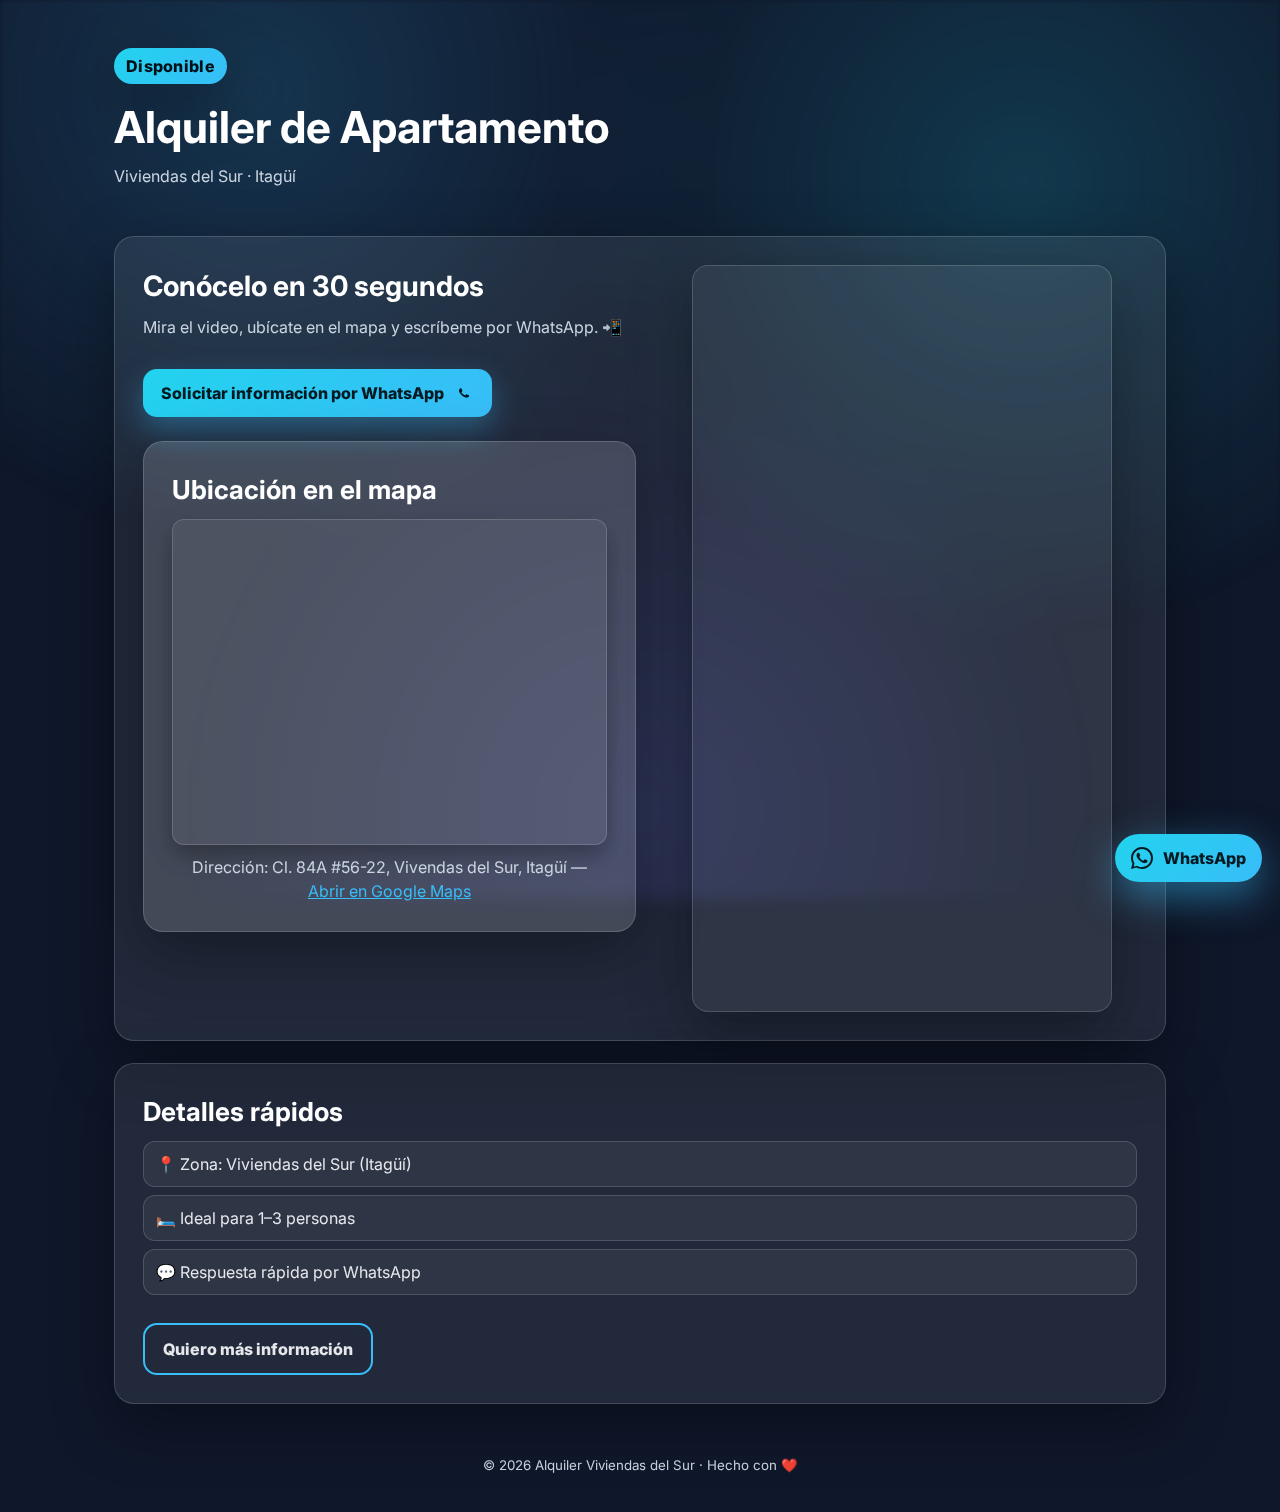
<file: index.html>
<!doctype html>
<html lang="es">

<head>
  <meta charset="utf-8" />
  <meta name="viewport" content="width=device-width, initial-scale=1" />
  <title>Alquiler · Viviendas del Sur</title>
  <meta name="description"
    content="Apartamento en alquiler en Viviendas del Sur (Itagüí). Mira el video, revisa el mapa y contáctame por WhatsApp." />
  <meta name="theme-color" content="#0ea5e9" />
  <link rel="preconnect" href="https://www.youtube.com" />
  <link rel="preconnect" href="https://i.ytimg.com" />
  <link rel="preconnect" href="https://fonts.gstatic.com" crossorigin />
  <link href="https://fonts.googleapis.com/css2?family=Inter:wght@400;600;800&display=swap" rel="stylesheet">
  <style>
    * {
      box-sizing: border-box;
    }

    html,
    body {
      height: 100%;
    }

    body {
      margin: 0;
      font-family: 'Inter', system-ui, -apple-system, Segoe UI, Roboto, Arial, sans-serif;
      color: #0b1220;
      background: #0f172a;
      line-height: 1.5;
      -webkit-font-smoothing: antialiased;
      -moz-osx-font-smoothing: grayscale;
    }

    :root {
      --bg: #0f172a;
      --card: rgba(255, 255, 255, 0.08);
      --card-border: rgba(255, 255, 255, 0.16);
      --text: #e5e7eb;
      --muted: #cbd5e1;
      --accent: #22d3ee;
      --accent-2: #38bdf8;
      --shadow: 0 20px 60px rgba(0, 0, 0, 0.35);
    }

    .bg-grad {
      position: fixed;
      inset: 0;
      z-index: -1;
      background:
        radial-gradient(60vmax 60vmax at 20% 10%, rgba(56, 189, 248, 0.18), transparent 60%),
        radial-gradient(60vmax 60vmax at 80% 20%, rgba(34, 211, 238, 0.18), transparent 60%),
        radial-gradient(60vmax 60vmax at 50% 90%, rgba(99, 102, 241, 0.16), transparent 60%);
      filter: blur(2px);
    }

    .container {
      width: min(1100px, 92vw);
      margin: 0 auto;
      padding: 24px;
    }

    .header {
      display: flex;
      align-items: flex-start;
      justify-content: space-between;
      padding-top: clamp(24px, 4vw, 48px);
      color: var(--text);
    }

    .brand .badge {
      display: inline-block;
      background: linear-gradient(135deg, var(--accent), var(--accent-2));
      color: #001018;
      font-weight: 800;
      padding: 6px 12px;
      border-radius: 999px;
      letter-spacing: .3px;
      box-shadow: var(--shadow);
    }

    h1 {
      margin: 10px 0 4px;
      font-size: clamp(28px, 5vw, 44px);
      color: white;
    }

    .subtitle {
      color: var(--muted);
      margin: 0;
    }

    .card {
      background: var(--card);
      border: 1px solid var(--card-border);
      border-radius: 20px;
      padding: clamp(16px, 3vw, 28px);
      box-shadow: var(--shadow);
      backdrop-filter: blur(8px);
      color: var(--text);
    }

    .grid {
      display: grid;
      grid-template-columns: 1.05fr 1fr;
      gap: clamp(16px, 3vw, 32px);
    }

    @media (max-width: 900px) {
      .grid {
        grid-template-columns: 1fr;
      }
    }

    .intro h2 {
      margin: 0 0 8px;
      font-size: clamp(22px, 3.6vw, 28px);
      color: white;
    }

    .intro p {
      color: var(--muted);
      margin-top: 0;
    }

    .cta {
      display: inline-flex;
      align-items: center;
      gap: 10px;
      margin-top: 14px;
      background: linear-gradient(135deg, var(--accent), var(--accent-2));
      color: #031a22;
      border: none;
      border-radius: 14px;
      padding: 12px 18px;
      font-weight: 800;
      text-decoration: none;
      transition: transform .12s ease, box-shadow .2s ease;
      box-shadow: 0 12px 30px rgba(56, 189, 248, 0.35);
    }

    .cta:hover {
      transform: translateY(-1px);
      box-shadow: 0 18px 40px rgba(56, 189, 248, 0.45);
    }

    .cta .icon {
      width: 20px;
      height: 20px;
      fill: currentColor;
    }

    .cta-secondary {
      background: transparent;
      color: var(--text);
      border: 2px solid var(--accent-2);
      box-shadow: none;
    }

    .section-title {
      margin: 0 0 10px;
      font-size: clamp(20px, 3.2vw, 26px);
      color: white;
    }

    .video-wrap {
      width: 100%;
      display: grid;
      place-items: center;
    }

    .video {
      width: min(420px, 100%);
      aspect-ratio: 9/16;
      background: rgba(255, 255, 255, 0.06);
      border: 1px solid var(--card-border);
      border-radius: 16px;
      overflow: hidden;
      box-shadow: var(--shadow);
    }

    .video iframe {
      width: 100%;
      height: 100%;
      border: 0;
      display: block;
    }

    .details {
      margin-top: 22px;
    }

    .features {
      list-style: none;
      padding: 0;
      margin: 0 0 14px;
      display: grid;
      gap: 8px;
    }

    .features li {
      padding: 10px 12px;
      background: rgba(255, 255, 255, 0.06);
      border: 1px solid var(--card-border);
      border-radius: 12px;
    }

    .map-card {
      margin-top: 22px;
    }

    .map {
      width: 100%;
      aspect-ratio: 16/9;
      border: 1px solid var(--card-border);
      border-radius: 16px;
      overflow: hidden;
      box-shadow: var(--shadow);
      background: rgba(255, 255, 255, 0.06);
    }

    .map iframe {
      width: 100%;
      height: 100%;
      border: 0;
    }

    .footer {
      color: var(--muted);
      text-align: center;
      padding-bottom: 36px;
    }

    .float-wa {
      position: fixed;
      right: 18px;
      bottom: 18px;
      z-index: 50;
      display: inline-flex;
      align-items: center;
      gap: 10px;
      text-decoration: none;
      background: linear-gradient(135deg, var(--accent), var(--accent-2));
      color: #031a22;
      border-radius: 999px;
      padding: 12px 16px;
      font-weight: 800;
      box-shadow: 0 14px 40px rgba(56, 189, 248, .5);
    }

    .float-wa .icon {
      width: 22px;
      height: 22px;
      fill: currentColor;
    }
  </style>
</head>

<body>
  <div class="bg-grad"></div>
  <a class="float-wa" target="_blank" rel="noopener"
    href="https://api.whatsapp.com/send/?phone=573114982807&text=Hola,%20estoy%20interesad@%20en%20el%20piso%20en%20Viviendas%20del%20Sur.%20%C2%BFPodr%C3%ADa%20darme%20m%C3%A1s%20informaci%C3%B3n?&type=phone_number"
    aria-label="Abrir WhatsApp">
    <svg viewBox="0 0 24 24" aria-hidden="true" class="icon">
      <path
        d="M17.472 14.382c-.297-.149-1.758-.867-2.03-.967-.273-.099-.472-.148-.672.149-.198.297-.769.966-.943 1.165-.173.198-.347.223-.644.074-.297-.149-1.255-.463-2.39-1.475-.883-.788-1.48-1.761-1.653-2.059-.173-.297-.018-.458.13-.607.134-.133.297-.347.446-.52.149-.173.198-.297.297-.495.099-.198.05-.372-.025-.521-.074-.149-.672-1.616-.92-2.215-.243-.584-.489-.505-.672-.514l-.573-.01c-.198 0-.521.074-.793.372-.272.297-1.04 1.016-1.04 2.479 0 1.462 1.065 2.875 1.213 3.074.149.198 2.095 3.2 5.076 4.487.709.306 1.262.489 1.693.626.711.226 1.358.194 1.87.118.571-.085 1.758-.718 2.006-1.41.248-.694.248-1.289.173-1.41-.074-.124-.272-.198-.57-.347zM20.52 3.48C18.192 1.153 15.21 0 12 0 5.373 0 0 5.373 0 12c0 2.116.553 4.17 1.604 5.98L0 24l6.187-1.594C7.985 23.447 10.018 24 12 24c6.627 0 12-5.373 12-12 0-3.21-1.153-6.192-3.48-8.52zM12 22.093c-1.798 0-3.553-.48-5.085-1.387l-.365-.216-3.673.946.981-3.58-.238-.369C2.58 15.84 2.228 13.94 2.228 12c0-5.388 4.384-9.772 9.772-9.772 2.612 0 5.066 1.017 6.91 2.86s2.86 4.297 2.86 6.91c0 5.387-4.384 9.772-9.772 9.772z" />
    </svg>
    WhatsApp
  </a>

  <header class="container header">
    <div class="brand">
      <span class="badge">Disponible</span>
      <h1>Alquiler de Apartamento</h1>
      <p class="subtitle">Viviendas del Sur · Itagüí</p>
    </div>
  </header>

  <main class="container">
    <section class="card grid">
      <div class="intro">
        <h2>Conócelo en 30&nbsp;segundos</h2>
        <p>Mira el video, ubícate en el mapa y escríbeme por WhatsApp. 📲</p>
        <a class="cta" target="_blank" rel="noopener"
          href="https://api.whatsapp.com/send/?phone=573114982807&text=Hola,%20estoy%20interesad@%20en%20el%20piso%20en%20Viviendas%20del%20Sur.%20%C2%BFPodr%C3%ADa%20darme%20m%C3%A1s%20informaci%C3%B3n?&type=phone_number">
          Solicitar información por WhatsApp
          <svg viewBox="0 0 24 24" aria-hidden="true" class="icon">
            <path
              d="M17.472 14.382c-.297-.149-1.758-.867-2.03-.967-.273-.099-.472-.148-.672.149-.198.297-.769.966-.943 1.165-.173.198-.347.223-.644.074-.297-.149-1.255-.463-2.39-1.475-.883-.788-1.48-1.761-1.653-2.059-.173-.297-.018-.458.13-.607.134-.133.297-.347.446-.52.149-.173.198-.297.297-.495.099-.198.05-.372-.025-.521-.074-.149-.672-1.616-.92-2.215-.243-.584-.489-.505-.672-.514l-.573-.01c-.198 0-.521.074-.793.372-.272.297-1.04 1.016-1.04 2.479 0 1.462 1.065 2.875 1.213 3.074.149.198 2.095 3.2 5.076 4.487.709.306 1.262.489 1.693.626.711.226 1.358.194 1.87.118.571-.085 1.758-.718 2.006-1.41.248-.694.248-1.289.173-1.41-.074-.124-.272-.198-.57-.347z" />
          </svg>
        </a>
        <br />
        <br />


        <section class="map-card card" style="max-width: 500px; margin: 0 auto;">
          <h3 class="section-title">Ubicación en el mapa</h3>
          <div class="map"
            style="aspect-ratio: 4/3; border-radius: 12px; overflow: hidden; box-shadow: 0 10px 25px rgba(0,0,0,0.3);">
            <iframe title="Mapa - Viviendas del Sur"
              src="https://www.google.com/maps/embed?pb=!1m18!1m12!1m3!1d3976.6662585346744!2d-75.6028802!3d6.1719461!2m3!1f0!2f0!3f0!3m2!1i1024!2i768!4f13.1!3m3!1m2!1s0x8e46825d7b2a29ff%3A0xb87ff7bfdfef2a55!2sCl.%2084A%20%2356-22%2C%20Itag%C3%BCi%2C%20Antioquia!5e0!3m2!1ses!2sco!4v1691799000000!5m2!1ses!2sco"
              width="100%" height="100%" style="border:0;" allowfullscreen="" loading="lazy"
              referrerpolicy="no-referrer-when-downgrade">
            </iframe>
          </div>
          <p class="subtitle" style="margin-top:10px; text-align:center;">
            Dirección: Cl. 84A #56-22, Vivendas del Sur, Itagüí
            — <a href="https://www.google.com/maps/place/Cl.+84A+%2356-22,+Vivendas+del+Sur,+Itag%C3%BCi,+Antioquia/"
              target="_blank" rel="noopener" style="color:#38bdf8; text-decoration:underline;">
              Abrir en Google Maps
            </a>
          </p>
        </section>

      </div>
      <div class="video-wrap">
        <div class="video">
          <iframe title="Video del Apartamento" src="https://www.youtube.com/embed/9MOdZNegc2A"
            allow="accelerometer; autoplay; clipboard-write; encrypted-media; gyroscope; picture-in-picture; web-share"
            allowfullscreen loading="lazy"></iframe>
        </div>
      </div>
    </section>

    <section class="details card">
      <h3 class="section-title">Detalles rápidos</h3>
      <ul class="features">
        <li>📍 Zona: Viviendas del Sur (Itagüí)</li>
        <li>🛏️ Ideal para 1–3 personas</li>
        <li>💬 Respuesta rápida por WhatsApp</li>
      </ul>
      <a class="cta cta-secondary" target="_blank" rel="noopener"
        href="https://api.whatsapp.com/send/?phone=573114982807&text=Hola,%20estoy%20interesad@%20en%20el%20piso%20en%20Viviendas%20del%20Sur.%20%C2%BFPodr%C3%ADa%20darme%20m%C3%A1s%20informaci%C3%B3n?&type=phone_number">Quiero
        más información</a>
    </section>



  </main>

  <footer class="container footer">
    <small>© <span id="y"></span> Alquiler Viviendas del Sur · Hecho con ❤️</small>
  </footer>

  <script>document.getElementById('y').textContent = new Date().getFullYear();</script>
</body>

</html>
</file>
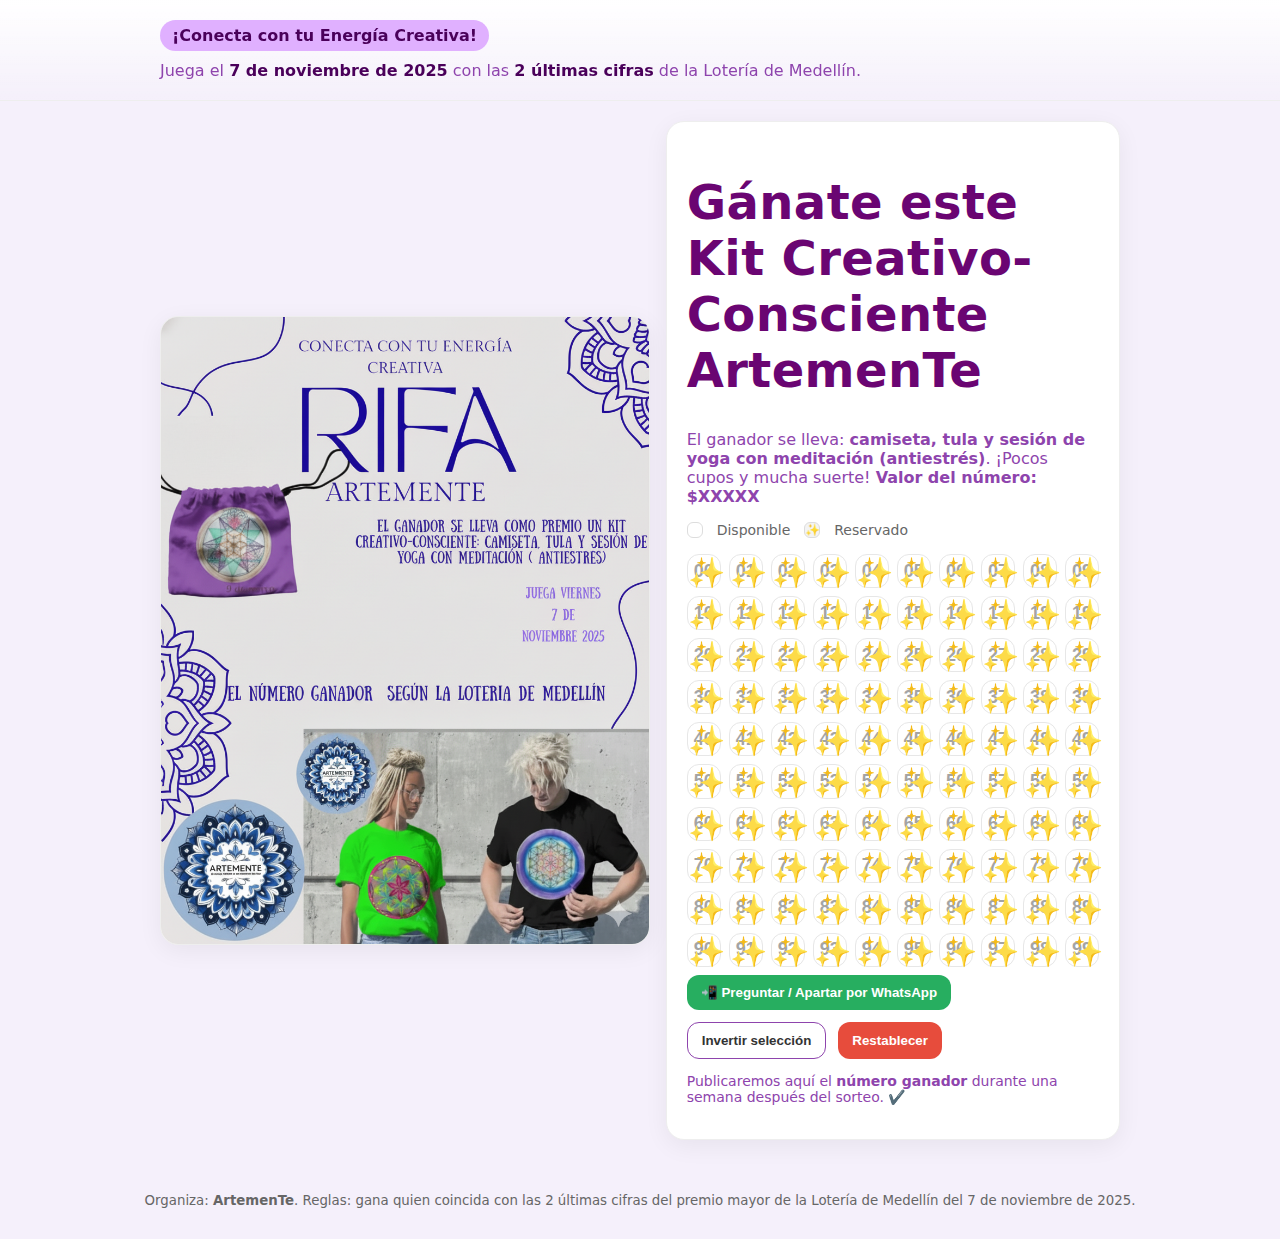
<file: artemente/index.html>
<!DOCTYPE html>
<html lang="es">
<head>
  <meta charset="utf-8" />
  <meta name="viewport" content="width=device-width, initial-scale=1" />
  <title>¡Rifa ArtemenTe: Conecta con tu Energía Creativa!</title>
  <meta name="description" content="Rifa de un Kit Creativo-Consciente (camiseta, tula y sesión de yoga). Participa: juega el 7 de noviembre de 2025 con las 2 últimas cifras de la Lotería de Medellín. Publicaremos el número ganador aquí." />
  <style>
    :root{
      /* Colores inspirados en la paleta de ArtemenTe y energía creativa */
      --bg: #f5f0fb; /* Fondo suave y claro */
      --card: #ffffff; /* Fondo de tarjeta blanco */
      --ink: #333333; /* Texto principal oscuro */
      --brand: #6a0572; /* Morado vibrante de ArtemenTe */
      --muted: #8e44ad; /* Tono morado más suave para texto secundario */
      --ok: #27ae60; /* Verde para acciones positivas (WhatsApp) */
      --warn: #e74c3c; /* Rojo para acciones de advertencia (restablecer) */
      --accent: #e0b0ff; /* Morado claro para acentos */
      --text-highlight: #4a005a; /* Morado oscuro para texto importante */
    }
    *{box-sizing:border-box}
    body{margin:0;font-family:system-ui,-apple-system,Segoe UI,Roboto,Ubuntu,"Helvetica Neue",Arial,sans-serif;background:var(--bg);color:var(--ink)}
    header{background:linear-gradient(180deg, #ffffff, #ffffff00);position:sticky;top:0;z-index:10;border-bottom:1px solid #eee}
    .wrap{max-width:1000px;margin:auto;padding:20px}
    .hero{display:grid;grid-template-columns:1fr;gap:16px;align-items:center}
    .title{font-size:clamp(28px,5vw,48px);font-weight:800;color:var(--brand);letter-spacing:.4px}
    .tag{display:inline-block;background:var(--accent);padding:6px 12px;border-radius:999px;font-weight:600;color:var(--text-highlight);}
    .sub{color:var(--muted)}
    .card{background:var(--card);border:1px solid #eee;border-radius:18px;box-shadow:0 6px 24px rgba(0,0,0,.06)}
    .grid-card{padding:16px}
    .info{display:flex;flex-wrap:wrap;gap:10px;align-items:center}
    .info b{color:var(--text-highlight)}
    .cta{display:flex;gap:12px;flex-wrap:wrap;margin-top:8px}
    .btn{border:none;cursor:pointer;padding:10px 14px;border-radius:12px;font-weight:700}
    .btn.primary{background:var(--brand);color:#fff}
    .btn.ghost{background:#0000;border:1px solid var(--muted);color:var(--ink)}
    .btn.ok{background:var(--ok);color:#fff}
    .btn.warn{background:var(--warn);color:#fff}

    .board{--cols:10;display:grid;grid-template-columns:repeat(var(--cols),1fr);gap:8px;margin-top:16px}
    .cell{position:relative;aspect-ratio:1;display:grid;place-items:center;border:1px solid #e5e5e5;border-radius:12px;background:#fff;font-weight:700;font-size:clamp(12px,2.8vw,18px);cursor:pointer;transition:.15s transform,.15s box-shadow}
    .cell:hover{transform:translateY(-1px);box-shadow:0 6px 16px rgba(0,0,0,.06)}
    .cell small{position:absolute;bottom:6px;right:8px;color:#aaa;font-weight:600;font-size:.75em}
    .cell.sold{color:#9b9b9b;opacity:.9}
    .cell.sold::after{content:"✨";position:absolute;inset:0;display:grid;place-items:center;font-size:clamp(20px,4.8vw,30px)} /* Icono de brillo o estrella */
    .legend{display:flex;gap:14px;align-items:center;color:#666;font-size:14px}
    .dot{width:16px;height:16px;border-radius:6px;border:1px solid #ddd;background:#fff}
    .dot.sold{background:#f4f4f4;display:grid;place-items:center}
    .dot.sold::after{content:"✨";font-size:12px} /* Icono de brillo o estrella para leyenda */

    figure{margin:0;border-radius:18px;overflow:hidden}
    img.hero-img{width:100%;height:auto;display:block}

    footer{padding:30px 20px;color:#666;text-align:center}
    .note{font-size:14px;color:var(--muted)}
    .winning-banner{margin-top:10px;padding:10px 14px;border-radius:12px;background:var(--accent);border:1px dashed var(--brand);color:var(--text-highlight)}

    @media (min-width:880px){
      .hero{grid-template-columns:1.15fr .85fr}
      .grid-card{padding:20px}
    }
  </style>
</head>
<body>
  <header>
    <div class="wrap">
      <div class="info">
        <span class="tag">¡Conecta con tu Energía Creativa!</span>
        <span class="sub">Juega el <b>7 de noviembre de 2025</b> con las <b>2 últimas cifras</b> de la Lotería de Medellín.</span>
      </div>
    </div>
  </header>

  <main class="wrap">
    <section class="hero">
      <figure class="card">
        <img class="hero-img" src="artemente-rifa.jpg" alt="Kit Creativo ArtemenTe en rifa" />
      </figure>

      <div class="grid-card card">
        <h1 class="title">Gánate este Kit Creativo-Consciente ArtemenTe</h1>
        <p class="sub">El ganador se lleva: <b>camiseta, tula y sesión de yoga con meditación (antiestrés)</b>. ¡Pocos cupos y mucha suerte! <b>Valor del número: $XXXXX</b></p>
        <div class="legend" aria-hidden="true">
          <span class="dot"></span> Disponible
          <span class="dot sold"></span> Reservado
        </div>
        <div id="board" class="board" role="grid" aria-label="Cuadrícula de la rifa (00 a 99)"></div>
        <div class="cta">
          <button id="btnWhats" class="btn ok">📲 Preguntar / Apartar por WhatsApp</button>
          <button id="btnInvert" class="btn ghost" title="Invierte selección">Invertir selección</button>
          <button id="btnReset" class="btn warn" title="Limpia todo">Restablecer</button>
        </div>
        <p class="note">Publicaremos aquí el <b>número ganador</b> durante una semana después del sorteo. ✔️</p>
        <div id="winning" class="winning-banner" hidden></div>
      </div>
    </section>
  </main>

  <footer>
    <small>Organiza: <b>ArtemenTe</b>. Reglas: gana quien coincida con las 2 últimas cifras del premio mayor de la Lotería de Medellín del 7 de noviembre de 2025.</small>
  </footer>

  <script>
    // ================== CONFIGURACIÓN RÁPIDA ==================
    // Reemplaza por tu número de WhatsApp (con indicativo de país):
    const WHATS_NUMBER = "573127302963"; // Ejemplo, ajusta si es diferente
    // Mensaje predeterminado para WhatsApp
    const WHATS_MSG = encodeURIComponent(
      "Hola 👋, quiero participar en la *Rifa Artemente*: Conecta con tu Energía Creativa. ¿Qué números tienes disponibles?"
    );
    // ID de tu Google Sheet (asegúrate de que sea público o que la API de Google Sheets tenga permisos)
    const SHEET_ID = "1GxjtQxIKo0Z4YMQr09dNTQRIXET-iCT-IlEldU6cXsw";
    let disponibles = [];
    // ==========================================================

    const board = document.getElementById('board');

    // Carga/guarda estado local
    const save = () => localStorage.setItem('rifa-artemente-estado', JSON.stringify(state));
    const saved = localStorage.getItem('rifa-artemente-estado');

    // Estado: map número -> sold(true/false)
    const state = saved ? JSON.parse(saved) : {};

    // Generar números 00..99
    const numbers = Array.from({length:100}, (_,i)=> (""+i).padStart(2,'0'));

    async function cargarDisponibles() {
      try {
        const url = `https://docs.google.com/spreadsheets/d/${SHEET_ID}/gviz/tq?tqx=out:json&tq=select%20*`;
        const res = await fetch(url, { cache: "no-store" });
        const txt = await res.text();
        const json = JSON.parse(txt.substring(txt.indexOf("{"), txt.lastIndexOf("}") + 1));
        const rows = json.table.rows;

        disponibles = rows
          .map(r => r.c?.[0]?.v) // Asume que los números están en la primera columna (índice 0)
          .filter(v => v !== null && v !== undefined && v !== "" && String(v).toLowerCase() !== "numero") // Filtra celdas vacías o el encabezado "numero"
          .map(v => String(v).padStart(2, "0")); // Formatea a dos dígitos (ej. 7 -> "07")
        console.log("Números disponibles cargados:", disponibles);
      } catch (e) {
        console.error("No se pudo cargar el Sheet:", e);
        // Si hay un error, se inicializa disponibles como un array vacío o un valor por defecto
        disponibles = [];
        alert("¡Error al cargar los números de la rifa! Intenta de nuevo más tarde.");
      }
      render(); // Llama a render una vez que los datos se han cargado (o fallado)
    }

    function render(){
      board.innerHTML = '';
      numbers.forEach(num => {
        // Por defecto: reservado, salvo que esté en 'disponibles' (cargado del Sheet)
        const defaultSold = !disponibles.includes(num);
        const sold = state[num] !== undefined ? state[num] : defaultSold;
        const cell = document.createElement('button');
        cell.className = 'cell' + (sold ? ' sold' : '');
        cell.setAttribute('role','gridcell');
        cell.setAttribute('aria-pressed', sold ? 'true' : 'false');
        cell.dataset.num = num;
        cell.innerHTML = `<div>${num}</div>`;
        cell.addEventListener('click', () => {
          // Solo permite marcar/desmarcar si el número no es originalmente "vendido" por el Sheet
          if (disponibles.includes(num)) { // Solo se puede modificar si el número está en la lista de disponibles del sheet
            state[num] = !cell.classList.contains('sold');
            save();
            render();
          } else {
            alert("Este número ya está reservado o no está disponible.");
          }
        });
        board.appendChild(cell);
      });
    }

    // Botones
    document.getElementById('btnWhats').onclick = () => {
      // Prepara una lista de los números seleccionados localmente
      const seleccionados = numbers.filter(num => state[num] === false && disponibles.includes(num)); // Los que el usuario marcó como "disponibles" y que originalmente sí lo estaban

      let whatsMessage;
      if (seleccionados.length > 0) {
        whatsMessage = encodeURIComponent(
          `Hola 👋, estoy interesado en reservar los siguientes números para la *Rifa ArtemenTe*: ${seleccionados.join(', ')}. ¿Están disponibles?`
        );
      } else {
        whatsMessage = WHATS_MSG; // Mensaje general si no ha seleccionado nada
      }

      const url = `https://api.whatsapp.com/send?phone=${WHATS_NUMBER}&text=${whatsMessage}`;
      window.open(url, '_blank');
    };

    document.getElementById('btnInvert').onclick = () => {
      // Al invertir, solo afecta los números que originalmente están en la lista de disponibles
      numbers.forEach(n => {
        if (disponibles.includes(n)) {
          state[n] = !(state[n] ?? (!disponibles.includes(n)));
        }
      });
      save(); render();
    };

    document.getElementById('btnReset').onclick = () => {
      if(confirm('¿Restablecer el tablero al listado original (disponibles vs. reservados según la hoja de cálculo)?')){
        localStorage.removeItem('rifa-artemente-estado');
        for (const k in state) delete state[k]; // Limpia el estado local
        render(); // Vuelve a renderizar con la data del Sheet
      }
    };

    // Mostrar ganador (si se pasa en el hash #ganador=NN)
    const params = new URLSearchParams(location.hash.slice(1));
    const ganador = params.get('ganador');
    if(ganador){
      const bn = ganador.padStart(2,'0');
      const winBox = document.getElementById('winning');
      winBox.hidden = false;
      winBox.textContent = `¡Felicidades! El número ganador es: ${bn}. Este aviso permanecerá visible durante una semana.`;
    }

    // Inicia la carga de datos del Sheet
    cargarDisponibles();
  </script>
</body>
</html>
</file>
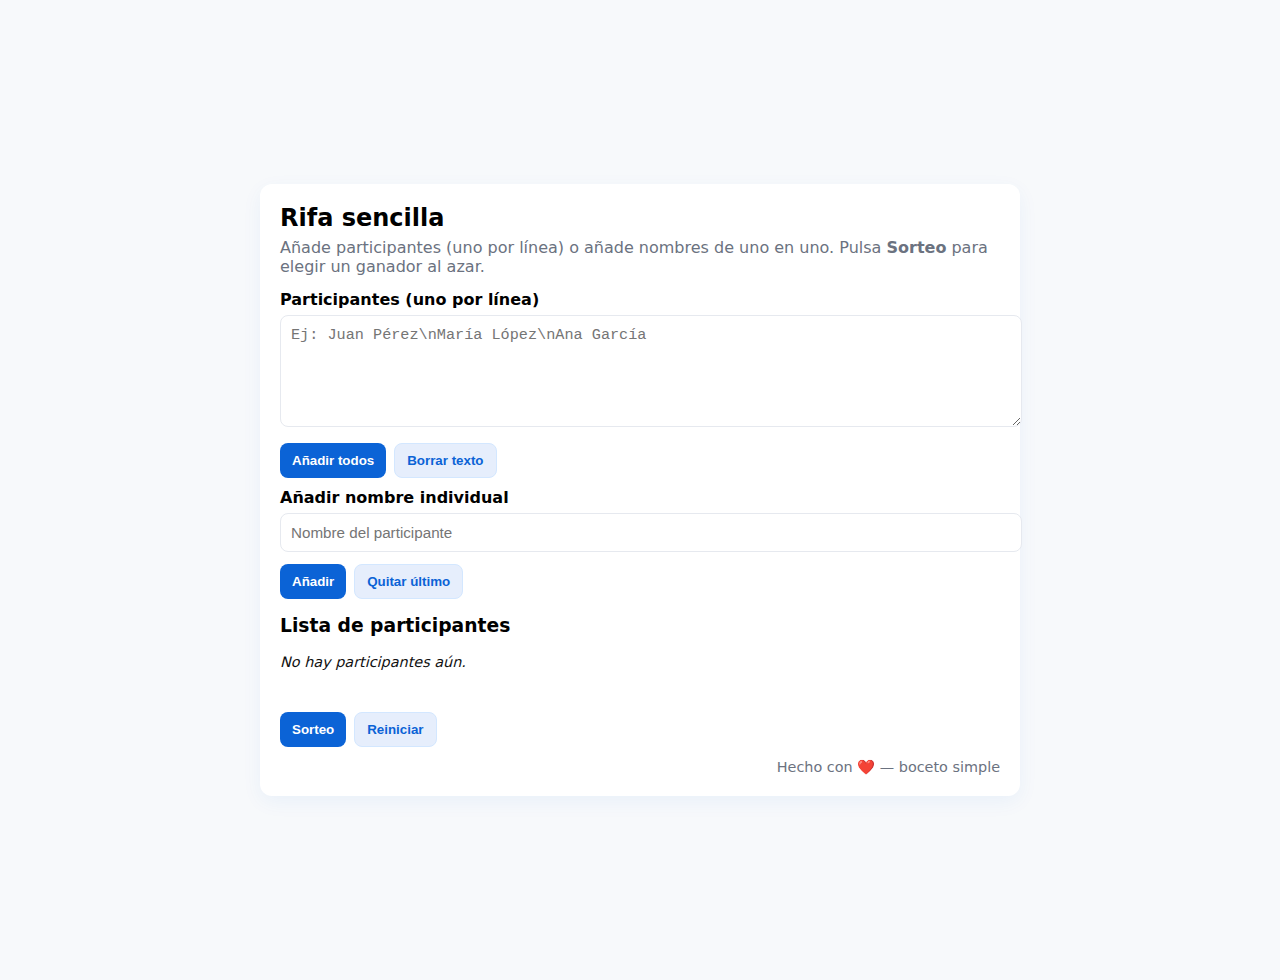
<file: artemente.html>
<!doctype html>
<html lang="es">
<head>
  <meta charset="utf-8" />
  <meta name="viewport" content="width=device-width,initial-scale=1" />
  <title>Rifa sencilla</title>
  <style>
    :root{--bg:#f7f9fb;--card:#fff;--accent:#0b63d6;--muted:#6b7280}
    html,body{height:100%}
    body{font-family:Inter, system-ui, Arial, sans-serif; background:var(--bg); margin:0; display:flex; align-items:center; justify-content:center; padding:40px}
    .wrap{width:100%;max-width:760px}
    .card{background:var(--card); border-radius:12px; padding:20px; box-shadow:0 6px 20px rgba(11,99,214,0.06);}
    h1{margin:0 0 6px;font-size:1.5rem}
    p.small{color:var(--muted);margin:0 0 14px}
    label{display:block;margin-top:10px;font-weight:600}
    textarea,input[type=text]{width:100%;padding:10px;border:1px solid #e6e9ef;border-radius:8px;margin-top:6px;font-size:0.95rem}
    .controls{display:flex;gap:8px;margin-top:12px}
    button{background:var(--accent);color:#fff;border:none;padding:9px 12px;border-radius:8px;cursor:pointer;font-weight:600}
    button.ghost{background:#e6eefc;color:var(--accent);border:1px solid #d3e7ff}
    #listArea{margin-top:12px;min-height:44px;color:#111}
    ul{padding-left:18px;margin:6px 0}
    .winner{margin-top:14px;padding:12px;border-radius:8px;background:linear-gradient(90deg,#fff8e1,#fffdf6);border:1px solid #ffe7a8}
    .small-muted{font-size:0.9rem;color:var(--muted)}
    footer{margin-top:12px;text-align:right;font-size:0.85rem;color:var(--muted)}
  </style>
</head>
<body>
  <div class="wrap">
    <div class="card">
      <h1>Rifa sencilla</h1>
      <p class="small">Añade participantes (uno por línea) o añade nombres de uno en uno. Pulsa <strong>Sorteo</strong> para elegir un ganador al azar.</p>

      <label for="bulk">Participantes (uno por línea)</label>
      <textarea id="bulk" rows="5" placeholder="Ej: Juan Pérez\nMaría López\nAna García"></textarea>
      <div class="controls">
        <button id="addBulk">Añadir todos</button>
        <button id="clearBulk" class="ghost">Borrar texto</button>
      </div>

      <label for="name">Añadir nombre individual</label>
      <input id="name" type="text" placeholder="Nombre del participante" />
      <div class="controls">
        <button id="addOne">Añadir</button>
        <button id="removeLast" class="ghost">Quitar último</button>
      </div>

      <h3 style="margin-top:16px">Lista de participantes</h3>
      <div id="listArea" class="small-muted"><em>No hay participantes aún.</em></div>

      <div style="margin-top:14px" class="controls">
        <button id="draw">Sorteo</button>
        <button id="reset" class="ghost">Reiniciar</button>
      </div>

      <div id="result"></div>
      <footer><span class="small-muted">Hecho con ❤️ — boceto simple</span></footer>
    </div>
  </div>

  <script>
    // Datos y utilidades
    const participants = [];
    const listArea = document.getElementById('listArea');
    const result = document.getElementById('result');

    function escapeHtml(s){
      return s.replaceAll('&','&amp;').replaceAll('<','&lt;').replaceAll('>','&gt;');
    }

    function renderList(){
      if (participants.length === 0){
        listArea.innerHTML = '<em>No hay participantes aún.</em>';
        return;
      }
      const items = participants.map((p,i) => `<li>${i+1}. ${escapeHtml(p)}</li>`).join('');
      listArea.innerHTML = `<ul>${items}</ul>`;
    }

    // Eventos
    document.getElementById('addBulk').addEventListener('click', () => {
      const text = document.getElementById('bulk').value.trim();
      if (!text) return;
      const lines = text.split(/\r?\n/).map(l => l.trim()).filter(Boolean);
      participants.push(...lines);
      document.getElementById('bulk').value = '';
      renderList();
    });

    document.getElementById('clearBulk').addEventListener('click', () => {
      document.getElementById('bulk').value = '';
    });

    document.getElementById('addOne').addEventListener('click', () => {
      const input = document.getElementById('name');
      const name = input.value.trim();
      if (!name) return;
      participants.push(name);
      input.value = '';
      renderList();
    });

    document.getElementById('removeLast').addEventListener('click', () => {
      if (participants.length === 0) return;
      participants.pop();
      renderList();
    });

    document.getElementById('draw').addEventListener('click', () => {
      result.innerHTML = '';
      if (participants.length === 0){
        result.innerHTML = '<div class="winner">No hay participantes.</div>';
        return;
      }
      // Elegir ganador aleatorio
      const idx = Math.floor(Math.random() * participants.length);
      const winner = participants[idx];
      result.innerHTML = `<div class="winner"><strong>¡Ganador!</strong> ${escapeHtml(winner)}<div class="small-muted">Número ${idx+1} de ${participants.length}</div></div>`;
    });

    document.getElementById('reset').addEventListener('click', () => {
      if (!confirm('¿Borrar todos los participantes y resultado?')) return;
      participants.length = 0;
      renderList();
      result.innerHTML = '';
    });

    // Render inicial
    renderList();
  </script>
</body>
</html>
</file>
